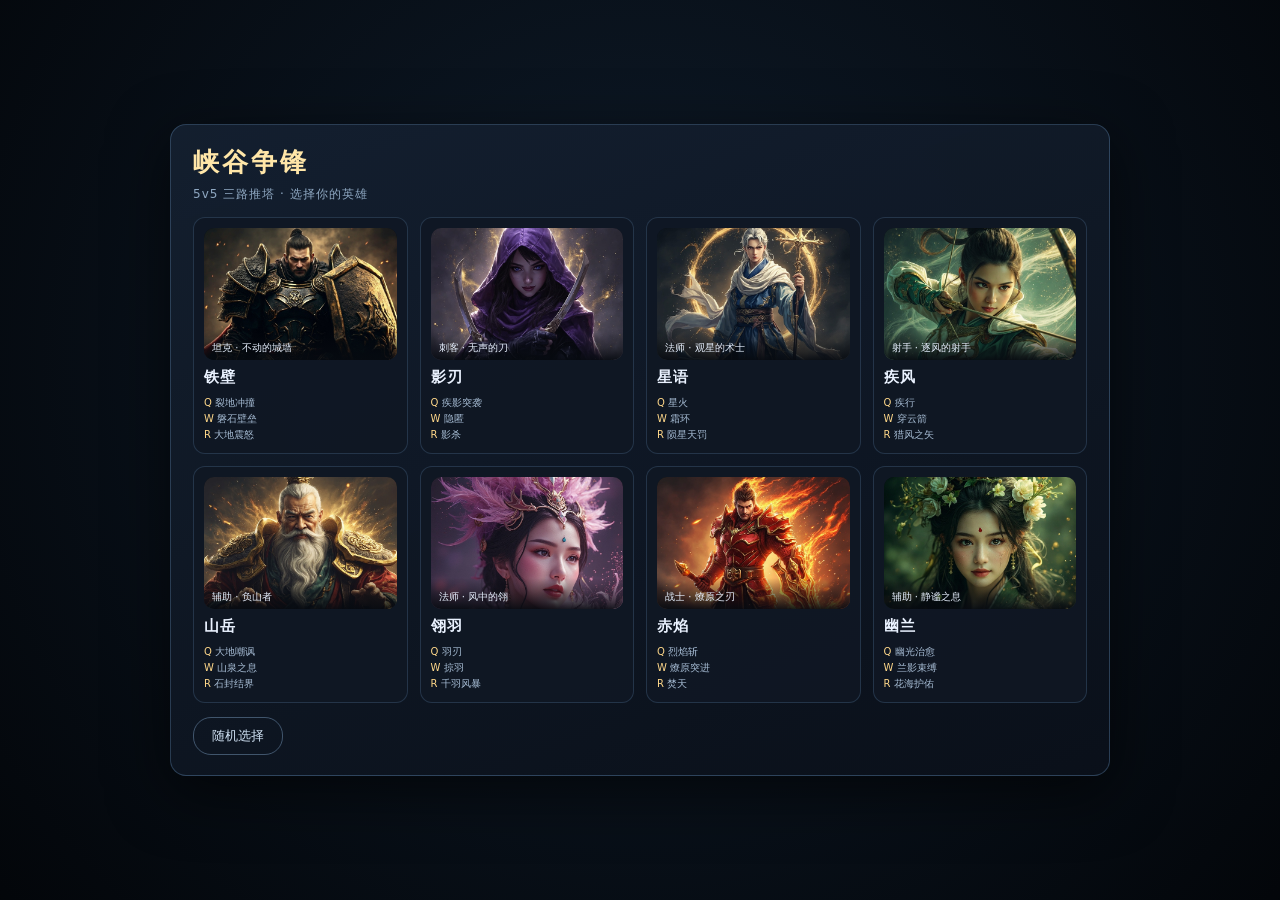
<file: apk/app/src/main/assets/index.html>
<!DOCTYPE html>
<html lang="zh-CN">
<head>
<meta charset="utf-8">
<meta name="viewport" content="width=device-width,initial-scale=1,maximum-scale=1,user-scalable=no,viewport-fit=cover">
<title>峡谷争锋</title>
<link rel="stylesheet" href="css/ui.css">
</head>
<body>
<div id="app">
  <canvas id="game"></canvas>

  <div id="hud" class="hidden">
    <div id="topbar">
      <div class="score blue"><span id="scoreBlue">0</span></div>
      <div id="timer">00:00</div>
      <div class="score red"><span id="scoreRed">0</span></div>
    </div>

    <canvas id="minimap" width="150" height="150"></canvas>

    <div id="pstat">
      <div class="row">
        <img id="pAvatar" class="avatar" src="img/hero_ironwall.png" alt="">
        <span id="pLevel">1</span>
        <div class="bars">
          <div class="bar hp"><i id="pHp"></i><em id="pHpTxt"></em></div>
          <div class="bar mp"><i id="pMp"></i><em id="pMpTxt"></em></div>
        </div>
      </div>
      <div class="sub">
        <span id="pName">—</span>
        <span id="pGold">500</span>
      </div>
    </div>

    <div id="feed"></div>

    <div id="joyZone">
      <div id="joyBase"><div id="joyKnob"></div></div>
    </div>

    <div id="actions">
      <button id="btnRecall" class="mini">回城</button>
      <button id="btnShop" class="mini">商店</button>
      <button id="btnAttack" class="atk">攻击</button>
      <button class="skill" data-i="0"><b>Q</b><span></span></button>
      <button class="skill" data-i="1"><b>W</b><span></span></button>
      <button class="skill" data-i="2"><b>R</b><span></span></button>
    </div>

    <div id="toast" class="hidden"></div>

    <div id="deadMask" class="hidden">
      <div class="tip">你已阵亡</div>
      <div class="cd" id="respawnCd">10</div>
    </div>
  </div>

  <div id="pick" class="modal">
    <div class="panel">
      <h1>峡谷争锋</h1>
      <p class="sub">5v5 三路推塔 · 选择你的英雄</p>
      <div id="heroGrid"></div>
      <button id="btnRandom" class="ghost">随机选择</button>
    </div>
  </div>

  <div id="shop" class="modal hidden">
    <div class="panel wide">
      <div class="panelHead">
        <h2>装备商店</h2>
        <span id="shopGold">金币 0</span>
        <button id="btnShopClose" class="ghost small">关闭</button>
      </div>
      <div class="shopBody">
        <div id="shopGrid"></div>
        <div class="owned">
          <h3>已装备 <span id="slotCount">0/6</span></h3>
          <div id="ownedList"></div>
        </div>
      </div>
      <p id="shopMsg" class="msg"></p>
    </div>
  </div>

  <div id="result" class="modal hidden">
    <div class="panel">
      <h1 id="resultTitle">胜利</h1>
      <div id="resultStats"></div>
      <button id="btnAgain" class="primary">再来一局</button>
    </div>
  </div>
</div>
<script>
window.onerror=function(m,src,l,c,e){
  document.title="JSERR:"+m+" @"+(src||"").split("/").pop()+":"+l;
  try{
    var d=document.getElementById('errbox');
    if(!d){d=document.createElement('div');d.id='errbox';d.style.cssText='position:fixed;left:0;top:0;right:0;z-index:9999;padding:10px 14px;background:#7a1010;color:#fff;font:12px monospace;white-space:pre-wrap';document.body.appendChild(d);}
    d.textContent+='[ERR] '+m+' @'+(src||'').split('/').pop()+':'+l+'\n';
  }catch(x){}
};
</script>
<script src="js/util.js"></script>
<script src="js/data.js"></script>
<script src="js/world.js"></script>
<script src="js/sim.js"></script>
<script src="js/render.js"></script>
<script src="js/audio.js"></script>
<script src="js/ui.js"></script>
<script src="js/main.js"></script>
</body>
</html>
</file>
<file: apk/app/src/main/assets/css/ui.css>
* { margin: 0; padding: 0; box-sizing: border-box; -webkit-tap-highlight-color: transparent; }
html, body { width: 100%; height: 100%; overflow: hidden; background: #05090c; }
body {
  font-family: -apple-system, "PingFang SC", "Noto Sans SC", system-ui, sans-serif;
  color: #eaf2ff; user-select: none; -webkit-user-select: none; touch-action: none;
}
#app { position: fixed; inset: 0; }
#game { position: absolute; inset: 0; display: block; }
.hidden { display: none !important; }

/* ---------- 顶部信息 ---------- */
#topbar {
  position: absolute; top: 10px; left: 50%; transform: translateX(-50%);
  display: flex; align-items: center; gap: 10px;
  padding: 5px 14px; border-radius: 20px;
  background: rgba(8, 14, 22, 0.72);
  border: 1px solid rgba(120, 170, 220, 0.25);
  backdrop-filter: blur(6px);
  font-variant-numeric: tabular-nums;
}
#timer { font-size: 15px; font-weight: 600; color: #cfe4ff; letter-spacing: 0.5px; }
.score { min-width: 34px; text-align: center; font-size: 17px; font-weight: 700; }
.score.blue { color: #6fa8ff; }
.score.red { color: #ff8272; }

/* ---------- 小地图 ---------- */
#minimap {
  position: absolute; top: 10px; left: 10px;
  width: 156px; height: 156px; border-radius: 12px;
  border: 1px solid rgba(120, 170, 220, 0.3);
  background: rgba(6, 12, 16, 0.8);
  box-shadow: 0 4px 18px rgba(0, 0, 0, 0.45);
}

/* ---------- 玩家状态 ---------- */
#pstat {
  position: absolute; left: 12px; bottom: 10px; width: 236px; pointer-events: none;
  padding: 8px 10px; border-radius: 12px;
  background: rgba(8, 14, 22, 0.78);
  border: 1px solid rgba(120, 170, 220, 0.22);
}
#pstat .row { display: flex; align-items: center; gap: 8px; }
.avatar {
  width: 38px; height: 38px; border-radius: 50%; object-fit: cover; object-position: 50% 22%;
  border: 1.5px solid rgba(255, 226, 122, 0.6); flex: 0 0 auto;
  box-shadow: 0 0 10px rgba(255, 200, 90, 0.25);
}
#pLevel {
  width: 26px; height: 26px; border-radius: 50%;
  display: flex; align-items: center; justify-content: center;
  font-size: 13px; font-weight: 700; color: #ffe27a;
  background: rgba(255, 226, 122, 0.12);
  border: 1px solid rgba(255, 226, 122, 0.55);
  flex: 0 0 auto;
}
.bars { flex: 1; display: flex; flex-direction: column; gap: 3px; }
.bar {
  position: relative; height: 13px; border-radius: 7px; overflow: hidden;
  background: rgba(0, 0, 0, 0.55); border: 1px solid rgba(255, 255, 255, 0.08);
}
.bar.mp { height: 9px; }
.bar i { position: absolute; inset: 0; width: 100%; transform-origin: left; display: block; }
.bar.hp i { background: linear-gradient(90deg, #2fbf7a, #55e39a); }
.bar.mp i { background: linear-gradient(90deg, #2b6fd6, #56a8ff); }
.bar em {
  position: absolute; inset: 0; display: flex; align-items: center; justify-content: center;
  font-style: normal; font-size: 9px; letter-spacing: 0.3px; color: rgba(255, 255, 255, 0.92);
  text-shadow: 0 1px 2px rgba(0, 0, 0, 0.8);
}
#pstat .sub { display: flex; justify-content: space-between; margin-top: 5px; font-size: 11px; color: #9fb6d0; }
#pGold { color: #ffd85e; font-weight: 600; }

/* ---------- 摇杆 ---------- */
#joyZone { position: absolute; left: 0; bottom: 0; width: 46%; height: 62%; }
#joyBase {
  position: absolute; left: 150px; bottom: 168px;
  width: 132px; height: 132px; border-radius: 50%;
  border: 2px solid rgba(140, 180, 220, 0.3);
  background: radial-gradient(circle, rgba(20, 32, 46, 0.5), rgba(10, 16, 24, 0.28));
  transform: translate(-50%, 50%);
  opacity: 0.85;
}
#joyKnob {
  position: absolute; left: 50%; top: 50%; width: 58px; height: 58px; border-radius: 50%;
  transform: translate(-50%, -50%);
  background: radial-gradient(circle at 35% 30%, rgba(180, 220, 255, 0.85), rgba(70, 110, 160, 0.75));
  border: 1px solid rgba(200, 230, 255, 0.55);
  box-shadow: 0 2px 12px rgba(60, 130, 220, 0.45);
}

/* ---------- 技能按钮 ---------- */
#actions { position: absolute; right: 14px; bottom: 12px; width: 330px; height: 250px; }
#actions button {
  position: absolute; border: none; outline: none; color: #eaf4ff;
  background: rgba(14, 22, 34, 0.82);
  border: 1px solid rgba(130, 180, 230, 0.35);
  font-family: inherit;
  box-shadow: 0 4px 14px rgba(0, 0, 0, 0.4);
}
#actions button:active { filter: brightness(1.4); }
#actions.disabled { opacity: 0.35; pointer-events: none; filter: grayscale(0.6); }
.skill {
  width: 76px; height: 76px; border-radius: 50%;
  display: flex; align-items: center; justify-content: center;
  flex-direction: column; overflow: hidden;
}
.skill b { font-size: 19px; font-weight: 700; letter-spacing: 0.5px; line-height: 1.1; }
.skill span { font-size: 10.5px; opacity: 0.9; margin-top: 2px; }
.skill[data-i="0"] { right: 162px; bottom: 14px; }
.skill[data-i="1"] { right: 136px; bottom: 122px; }
.skill[data-i="2"] { right: 26px; bottom: 150px; }
.skill.ready { border-color: rgba(255, 226, 122, 0.75); box-shadow: 0 0 14px rgba(255, 210, 90, 0.35); }
.skill .cdfill {
  position: absolute; inset: 0; border-radius: 50%;
  background: rgba(4, 8, 14, 0.72);
}
#btnAttack {
  right: 20px; bottom: 16px; width: 96px; height: 96px; border-radius: 50%;
  font-size: 16px; font-weight: 700;
  background: radial-gradient(circle at 35% 30%, rgba(255, 160, 90, 0.9), rgba(170, 60, 40, 0.9)) !important;
  border-color: rgba(255, 200, 150, 0.6) !important;
}
.mini {
  padding: 7px 12px; border-radius: 16px; font-size: 12px;
  background: rgba(12, 18, 28, 0.8) !important;
}
#btnRecall { right: 16px; bottom: 292px; }
#btnShop { right: 16px; bottom: 244px; }

/* ---------- 击杀播报 ---------- */
#feed { position: absolute; right: 14px; top: 12px; display: flex; flex-direction: column; gap: 5px; align-items: flex-end; }
.feedItem {
  padding: 6px 13px; border-radius: 12px; font-size: 13px;
  background: rgba(8, 14, 22, 0.72); border: 1px solid rgba(120, 170, 220, 0.2);
  animation: fadeIn 0.25s ease;
}
.feedItem .b { color: #7fb0ff; }
.feedItem .r { color: #ff8f7d; }
@keyframes fadeIn { from { opacity: 0; transform: translateX(10px); } to { opacity: 1; transform: none; } }

/* ---------- 死亡遮罩 ---------- */
#deadMask {
  position: absolute; inset: 0; display: flex; align-items: center; justify-content: center;
  flex-direction: column; gap: 6px; background: radial-gradient(circle at 50% 45%, rgba(90,0,0,0.10), rgba(20,0,0,0.55));
  pointer-events: none;
}
#deadMask .tip { font-size: 15px; color: #ffd9d2; letter-spacing: 3px; text-shadow: 0 2px 10px rgba(0,0,0,0.9); }
#deadMask .cd { font-size: 44px; font-weight: 700; color: #fff; text-shadow: 0 2px 12px rgba(0, 0, 0, 0.8); }

/* ---------- 弹窗 ---------- */
.modal {
  position: absolute; inset: 0; display: flex; align-items: center; justify-content: center;
  background: radial-gradient(circle at 50% 40%, rgba(16, 30, 46, 0.92), rgba(3, 6, 10, 0.97));
  z-index: 20; padding: 16px;
}
.panel {
  width: min(940px, 96vw); max-height: 92vh; overflow-y: auto;
  padding: 20px 22px; border-radius: 16px;
  background: linear-gradient(160deg, rgba(20, 32, 48, 0.96), rgba(10, 16, 26, 0.98));
  border: 1px solid rgba(120, 170, 220, 0.28);
  box-shadow: 0 16px 60px rgba(0, 0, 0, 0.6);
}
.panel h1 { font-size: 26px; letter-spacing: 3px; color: #ffe6a8; }
.panel .sub { font-size: 12px; color: #8fa8c2; margin: 6px 0 14px; letter-spacing: 1px; }
#heroGrid { display: grid; grid-template-columns: repeat(4, 1fr); gap: 12px; }
.heroCard {
  padding: 10px; border-radius: 12px; cursor: pointer;
  background: rgba(16, 24, 36, 0.9);
  border: 1px solid rgba(120, 170, 220, 0.2);
  transition: transform 0.12s, border-color 0.12s;
}
.heroCard:active { transform: scale(0.97); border-color: rgba(255, 226, 122, 0.7); }
.heroCard .art { position: relative; width: 100%; height: 132px; border-radius: 10px; overflow: hidden; margin-bottom: 8px; background: #0b1118; }
.heroCard .art img { width: 100%; height: 100%; object-fit: cover; object-position: 50% 22%; display: block; }
.heroCard .art .rl {
  position: absolute; left: 0; right: 0; bottom: 0; padding: 12px 8px 5px;
  font-size: 10px; color: #e8f1ff;
  background: linear-gradient(180deg, rgba(6,10,16,0), rgba(6,10,16,0.92));
}
.heroCard .nm { font-size: 15px; font-weight: 600; letter-spacing: 1px; }
.heroCard .sk { font-size: 10px; color: #a8bed6; margin-top: 8px; line-height: 1.6; }
.heroCard .sk i { color: #ffd88a; font-style: normal; }
button.ghost {
  margin-top: 14px; padding: 9px 18px; border-radius: 18px;
  background: transparent; color: #cfe0f2; font-size: 13px;
  border: 1px solid rgba(140, 180, 220, 0.4);
}
button.ghost.small { margin: 0; padding: 5px 12px; font-size: 12px; }
button.primary {
  margin-top: 16px; padding: 11px 30px; border-radius: 22px;
  background: linear-gradient(90deg, #e0a83c, #f5d373); color: #241a06;
  font-size: 15px; font-weight: 700; border: none;
}
.panel.wide { width: min(1100px, 98vw); }
.panelHead { display: flex; align-items: center; gap: 14px; margin-bottom: 12px; }
.panelHead h2 { font-size: 18px; color: #ffe6a8; letter-spacing: 1px; }
.panelHead span { font-size: 13px; color: #ffd85e; margin-left: auto; }
.shopBody { display: flex; gap: 14px; }
#shopGrid { flex: 1; display: grid; grid-template-columns: repeat(4, 1fr); gap: 8px; }
.itemCard {
  padding: 8px; border-radius: 10px; cursor: pointer;
  background: rgba(16, 24, 36, 0.9); border: 1px solid rgba(120, 170, 220, 0.18);
}
.itemCard:active { border-color: rgba(255, 226, 122, 0.7); }
.itemCard .nm { font-size: 13px; font-weight: 600; }
.itemCard .cost { font-size: 11px; color: #ffd85e; margin-top: 3px; }
.itemCard .st { font-size: 10px; color: #9ab1c8; margin-top: 4px; line-height: 1.5; }
.owned { width: 190px; flex: 0 0 auto; }
.owned h3 { font-size: 13px; color: #cfdcea; margin-bottom: 8px; font-weight: 500; }
.owned h3 span { color: #8fa8c2; font-size: 11px; }
.ownedItem {
  padding: 7px 9px; margin-bottom: 6px; border-radius: 8px; font-size: 11px;
  background: rgba(20, 30, 44, 0.9); border: 1px solid rgba(120, 170, 220, 0.15);
  display: flex; justify-content: space-between; align-items: center; cursor: pointer;
}
.ownedItem em { font-style: normal; color: #ff9f8c; font-size: 10px; }
.msg { margin-top: 10px; font-size: 12px; color: #ffcf7a; min-height: 16px; }
#resultStats { margin-top: 10px; font-size: 13px; color: #b9cde0; line-height: 1.9; }
#resultStats b { color: #ffe6a8; }

#toast {
  position: absolute; left: 50%; top: 64px; transform: translateX(-50%);
  padding: 8px 18px; border-radius: 18px; font-size: 13px;
  background: rgba(8, 14, 22, 0.9); border: 1px solid rgba(255, 210, 120, 0.45);
  color: #ffd88a; z-index: 14; white-space: nowrap;
}
</file>
